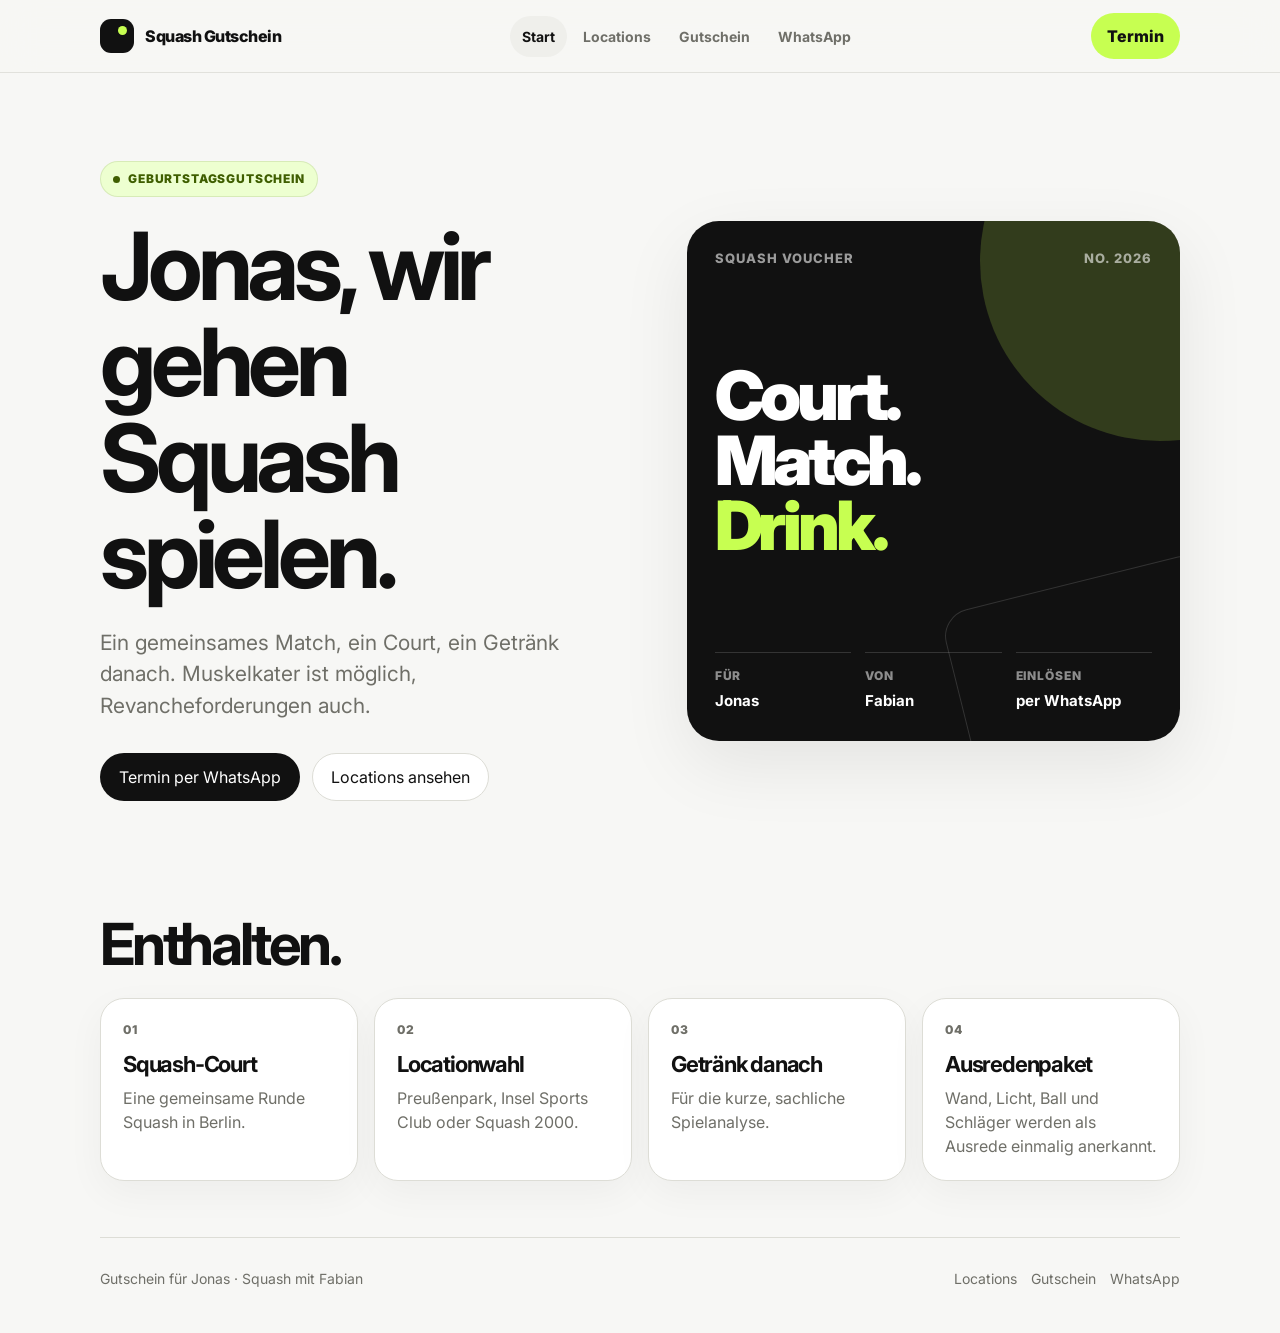
<file: index.html>
<!DOCTYPE html>
<html lang="de">
<head>
  <title>Squash-Gutschein für Jonas</title>
  <meta charset="UTF-8" />
  <meta name="viewport" content="width=device-width, initial-scale=1.0" />
  <link rel="preconnect" href="https://fonts.googleapis.com">
  <link rel="preconnect" href="https://fonts.gstatic.com" crossorigin>
  <link href="https://fonts.googleapis.com/css2?family=Inter:wght@500;650;700;800;850;900&display=swap" rel="stylesheet">
  <link rel="stylesheet" href="styles.css" />
</head>
<body data-page="home">

<header class="header">
  <nav class="nav">
    <a class="brand" href="index.html" aria-label="Startseite">
      <span class="mark"></span>
      <span>Squash Gutschein</span>
    </a>

    <div class="links">
      <a href="index.html" data-page="home">Start</a>
      <a href="locations.html" data-page="locations">Locations</a>
      <a href="voucher.html" data-page="voucher">Gutschein</a>
      <a href="contact.html" data-page="contact">WhatsApp</a>
    </div>

    <a class="cta" data-whatsapp-link target="_blank" rel="noopener">Termin</a>
  </nav>
</header>

<main>
  <section class="hero">
    <div>
      <div class="kicker">Geburtstagsgutschein</div>
      <h1>Jonas, wir gehen Squash spielen.</h1>
      <p class="lead">
        Ein gemeinsames Match, ein Court, ein Getränk danach.
        Muskelkater ist möglich, Revancheforderungen auch.
      </p>
      <div class="actions">
        <a class="button dark" data-whatsapp-link target="_blank" rel="noopener">Termin per WhatsApp</a>
        <a class="button light" href="locations.html">Locations ansehen</a>
      </div>
    </div>

    <aside class="voucher">
      <div class="voucher-top">
        <span>Squash Voucher</span>
        <span>No. 2026</span>
      </div>

      <div class="voucher-title">
        Court.<br>
        Match.<br>
        <span>Drink.</span>
      </div>

      <div class="voucher-meta">
        <div class="meta">
          <span>Für</span>
          <strong data-recipient></strong>
        </div>
        <div class="meta">
          <span>Von</span>
          <strong data-giver></strong>
        </div>
        <div class="meta">
          <span>Einlösen</span>
          <strong>per WhatsApp</strong>
        </div>
      </div>
    </aside>
  </section>

  <section class="section">
    <div class="section-head">
      <h2>Enthalten.</h2>
    </div>

    <div class="grid four">
      <article class="card compact">
        <div class="label">01</div>
        <h3>Squash-Court</h3>
        <p>Eine gemeinsame Runde Squash in Berlin.</p>
      </article>
      <article class="card compact">
        <div class="label">02</div>
        <h3>Locationwahl</h3>
        <p>Preußenpark, Insel Sports Club oder Squash 2000.</p>
      </article>
      <article class="card compact">
        <div class="label">03</div>
        <h3>Getränk danach</h3>
        <p>Für die kurze, sachliche Spielanalyse.</p>
      </article>
      <article class="card compact">
        <div class="label">04</div>
        <h3>Ausredenpaket</h3>
        <p>Wand, Licht, Ball und Schläger werden als Ausrede einmalig anerkannt.</p>
      </article>
    </div>
  </section>
</main>

<footer class="footer">
  <div>Gutschein für Jonas · Squash mit Fabian</div>
  <div class="footer-links">
    <a href="locations.html">Locations</a>
    <a href="voucher.html">Gutschein</a>
    <a data-whatsapp-link target="_blank" rel="noopener">WhatsApp</a>
  </div>
</footer>

<script src="script.js"></script>
</body>
</html>
</file>
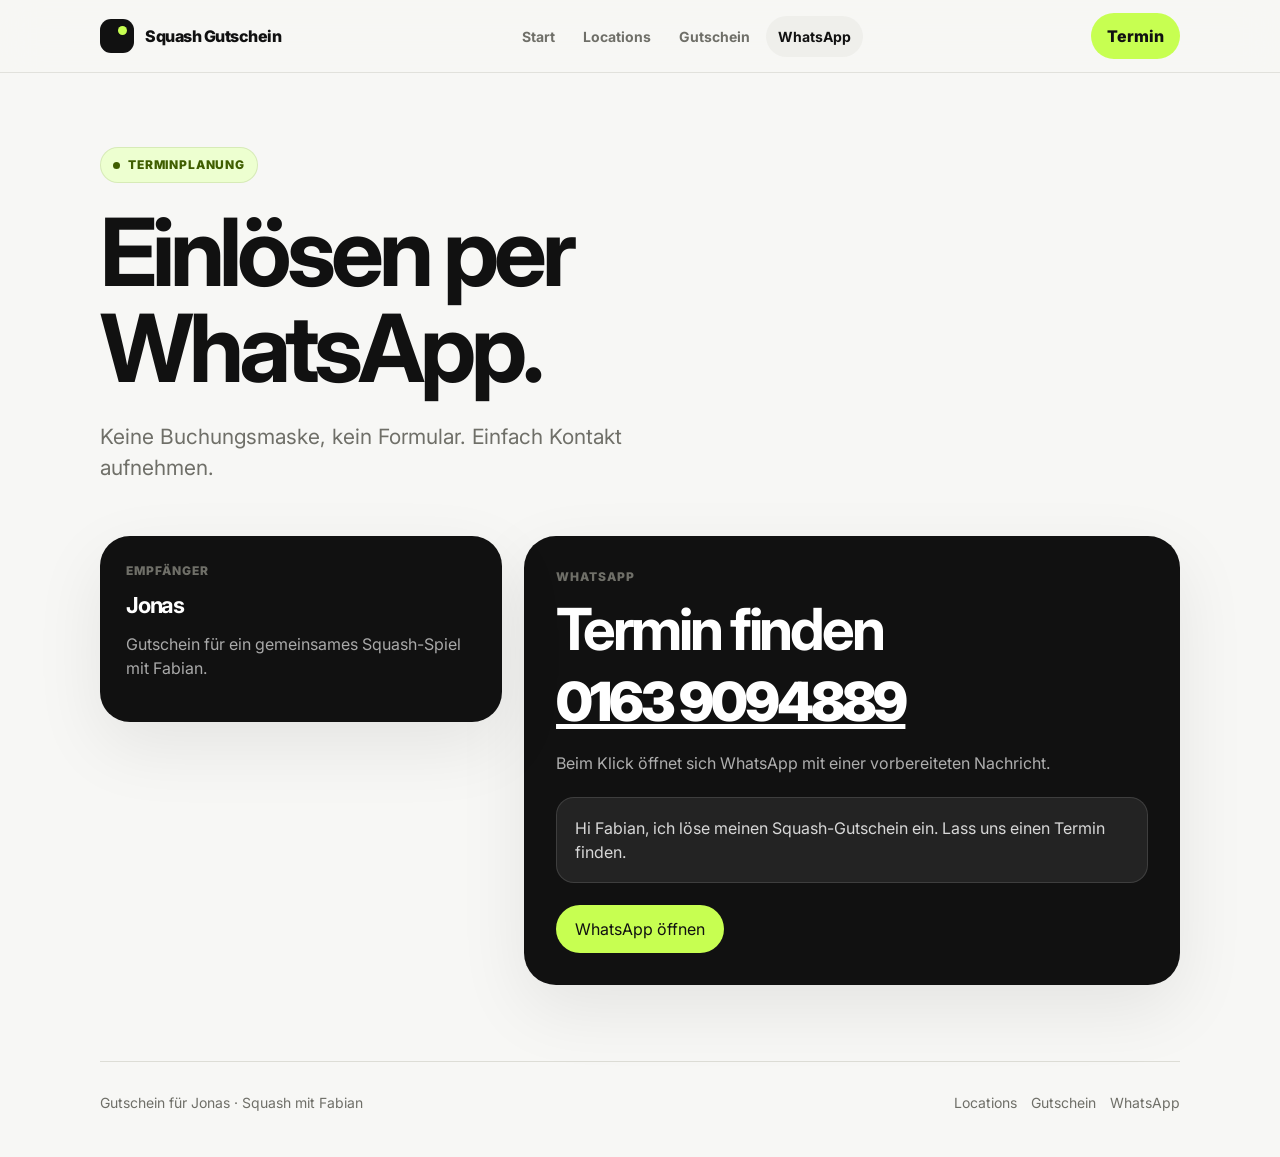
<file: contact.html>
<!DOCTYPE html>
<html lang="de">
<head>
  <title>WhatsApp · Squash-Gutschein</title>
  <meta charset="UTF-8" />
  <meta name="viewport" content="width=device-width, initial-scale=1.0" />
  <link rel="preconnect" href="https://fonts.googleapis.com">
  <link rel="preconnect" href="https://fonts.gstatic.com" crossorigin>
  <link href="https://fonts.googleapis.com/css2?family=Inter:wght@500;650;700;800;850;900&display=swap" rel="stylesheet">
  <link rel="stylesheet" href="styles.css" />
</head>
<body data-page="contact">

<header class="header">
  <nav class="nav">
    <a class="brand" href="index.html" aria-label="Startseite">
      <span class="mark"></span>
      <span>Squash Gutschein</span>
    </a>

    <div class="links">
      <a href="index.html" data-page="home">Start</a>
      <a href="locations.html" data-page="locations">Locations</a>
      <a href="voucher.html" data-page="voucher">Gutschein</a>
      <a href="contact.html" data-page="contact">WhatsApp</a>
    </div>

    <a class="cta" data-whatsapp-link target="_blank" rel="noopener">Termin</a>
  </nav>
</header>

<main>
  <section class="page-hero">
    <div class="kicker">Terminplanung</div>
    <h1>Einlösen per WhatsApp.</h1>
    <p class="lead">Keine Buchungsmaske, kein Formular. Einfach Kontakt aufnehmen.</p>
  </section>

  <section class="layout">
    <aside class="sidebar">
      <div class="label">Empfänger</div>
      <h3 data-recipient></h3>
      <p>Gutschein für ein gemeinsames Squash-Spiel mit <span data-giver></span>.</p>
    </aside>

    <div class="whatsapp-box">
      <div class="label">WhatsApp</div>
      <h2>Termin finden</h2>
      <a class="whatsapp-number" data-whatsapp-link target="_blank" rel="noopener" data-whatsapp-display></a>
      <p>Beim Klick öffnet sich WhatsApp mit einer vorbereiteten Nachricht.</p>

      <div class="message-preview" data-message></div>

      <a class="button accent" data-whatsapp-link target="_blank" rel="noopener">WhatsApp öffnen</a>
    </div>
  </section>
</main>

<footer class="footer">
  <div>Gutschein für Jonas · Squash mit Fabian</div>
  <div class="footer-links">
    <a href="locations.html">Locations</a>
    <a href="voucher.html">Gutschein</a>
    <a data-whatsapp-link target="_blank" rel="noopener">WhatsApp</a>
  </div>
</footer>

<script src="script.js"></script>
</body>
</html>
</file>
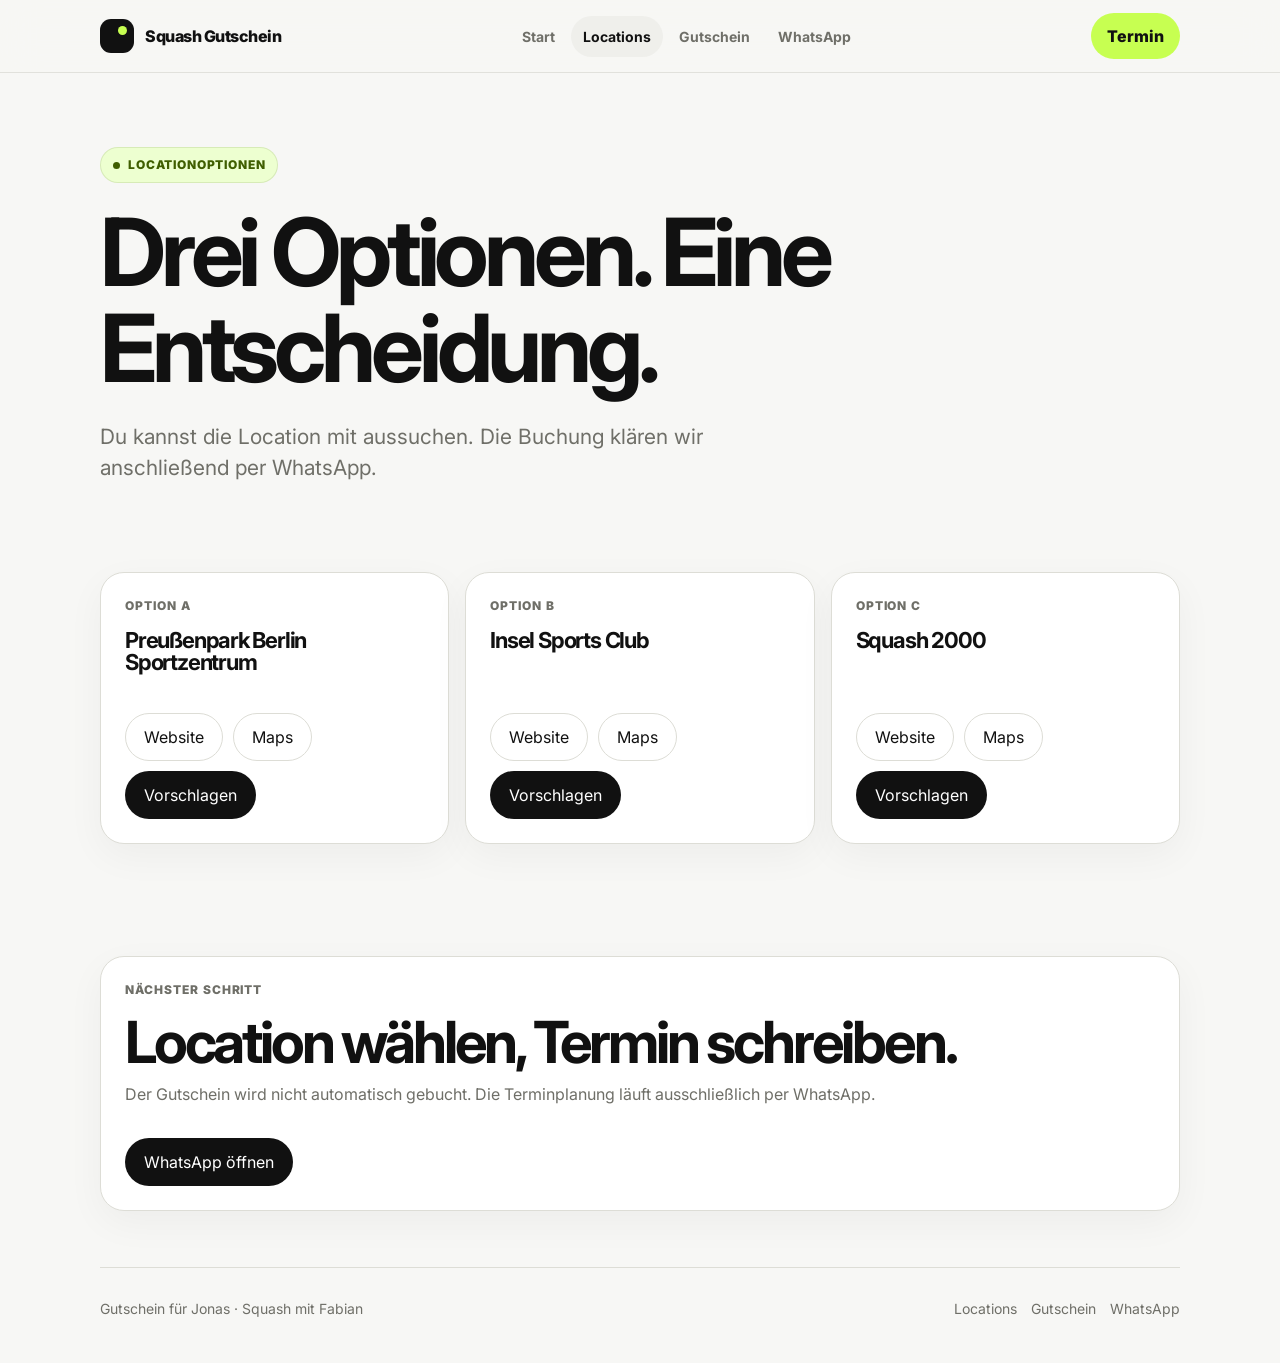
<file: locations.html>
<!DOCTYPE html>
<html lang="de">
<head>
  <title>Locations · Squash-Gutschein</title>
  <meta charset="UTF-8" />
  <meta name="viewport" content="width=device-width, initial-scale=1.0" />
  <link rel="preconnect" href="https://fonts.googleapis.com">
  <link rel="preconnect" href="https://fonts.gstatic.com" crossorigin>
  <link href="https://fonts.googleapis.com/css2?family=Inter:wght@500;650;700;800;850;900&display=swap" rel="stylesheet">
  <link rel="stylesheet" href="styles.css" />
</head>
<body data-page="locations">

<header class="header">
  <nav class="nav">
    <a class="brand" href="index.html" aria-label="Startseite">
      <span class="mark"></span>
      <span>Squash Gutschein</span>
    </a>

    <div class="links">
      <a href="index.html" data-page="home">Start</a>
      <a href="locations.html" data-page="locations">Locations</a>
      <a href="voucher.html" data-page="voucher">Gutschein</a>
      <a href="contact.html" data-page="contact">WhatsApp</a>
    </div>

    <a class="cta" data-whatsapp-link target="_blank" rel="noopener">Termin</a>
  </nav>
</header>

<main>
  <section class="page-hero">
    <div class="kicker">Locationoptionen</div>
    <h1>Drei Optionen. Eine Entscheidung.</h1>
    <p class="lead">Du kannst die Location mit aussuchen. Die Buchung klären wir anschließend per WhatsApp.</p>
  </section>

  <section class="section">
    <div class="grid three">
      <article class="card location-card">
        <div class="location-top">
          <div class="label">Option A</div>
          <h3>Preußenpark Berlin Sportzentrum</h3>
        </div>
        <div class="location-actions">
          <a class="button light" href="https://www.preussenpark-berlin.de/squash-3/" target="_blank" rel="noopener">Website</a>
          <a class="button light" href="https://www.google.com/maps/search/?api=1&query=Preu%C3%9Fenpark%20Berlin%20Sportzentrum%20Squash" target="_blank" rel="noopener">Maps</a>
          <a class="button dark" data-whatsapp-link data-location="Preußenpark Berlin Sportzentrum" target="_blank" rel="noopener">Vorschlagen</a>
        </div>
      </article>

      <article class="card location-card">
        <div class="location-top">
          <div class="label">Option B</div>
          <h3>Insel Sports Club</h3>
        </div>
        <div class="location-actions">
          <a class="button light" href="https://insel-sports-club.de/squash-und-basketball/" target="_blank" rel="noopener">Website</a>
          <a class="button light" href="https://www.google.com/maps/search/?api=1&query=Insel%20Sports%20Club%20Berlin%20Squash" target="_blank" rel="noopener">Maps</a>
          <a class="button dark" data-whatsapp-link data-location="Insel Sports Club" target="_blank" rel="noopener">Vorschlagen</a>
        </div>
      </article>

      <article class="card location-card">
        <div class="location-top">
          <div class="label">Option C</div>
          <h3>Squash 2000</h3>
        </div>
        <div class="location-actions">
          <a class="button light" href="https://squash2000.de/" target="_blank" rel="noopener">Website</a>
          <a class="button light" href="https://www.google.com/maps/search/?api=1&query=Squash%202000%20Berlin" target="_blank" rel="noopener">Maps</a>
          <a class="button dark" data-whatsapp-link data-location="Squash 2000" target="_blank" rel="noopener">Vorschlagen</a>
        </div>
      </article>
    </div>
  </section>

  <section class="section">
    <div class="card">
      <div class="label">Nächster Schritt</div>
      <h2>Location wählen, Termin schreiben.</h2>
      <p>Der Gutschein wird nicht automatisch gebucht. Die Terminplanung läuft ausschließlich per WhatsApp.</p>
      <div class="actions">
        <a class="button dark" data-whatsapp-link target="_blank" rel="noopener">WhatsApp öffnen</a>
      </div>
    </div>
  </section>
</main>

<footer class="footer">
  <div>Gutschein für Jonas · Squash mit Fabian</div>
  <div class="footer-links">
    <a href="locations.html">Locations</a>
    <a href="voucher.html">Gutschein</a>
    <a data-whatsapp-link target="_blank" rel="noopener">WhatsApp</a>
  </div>
</footer>

<script src="script.js"></script>
</body>
</html>
</file>
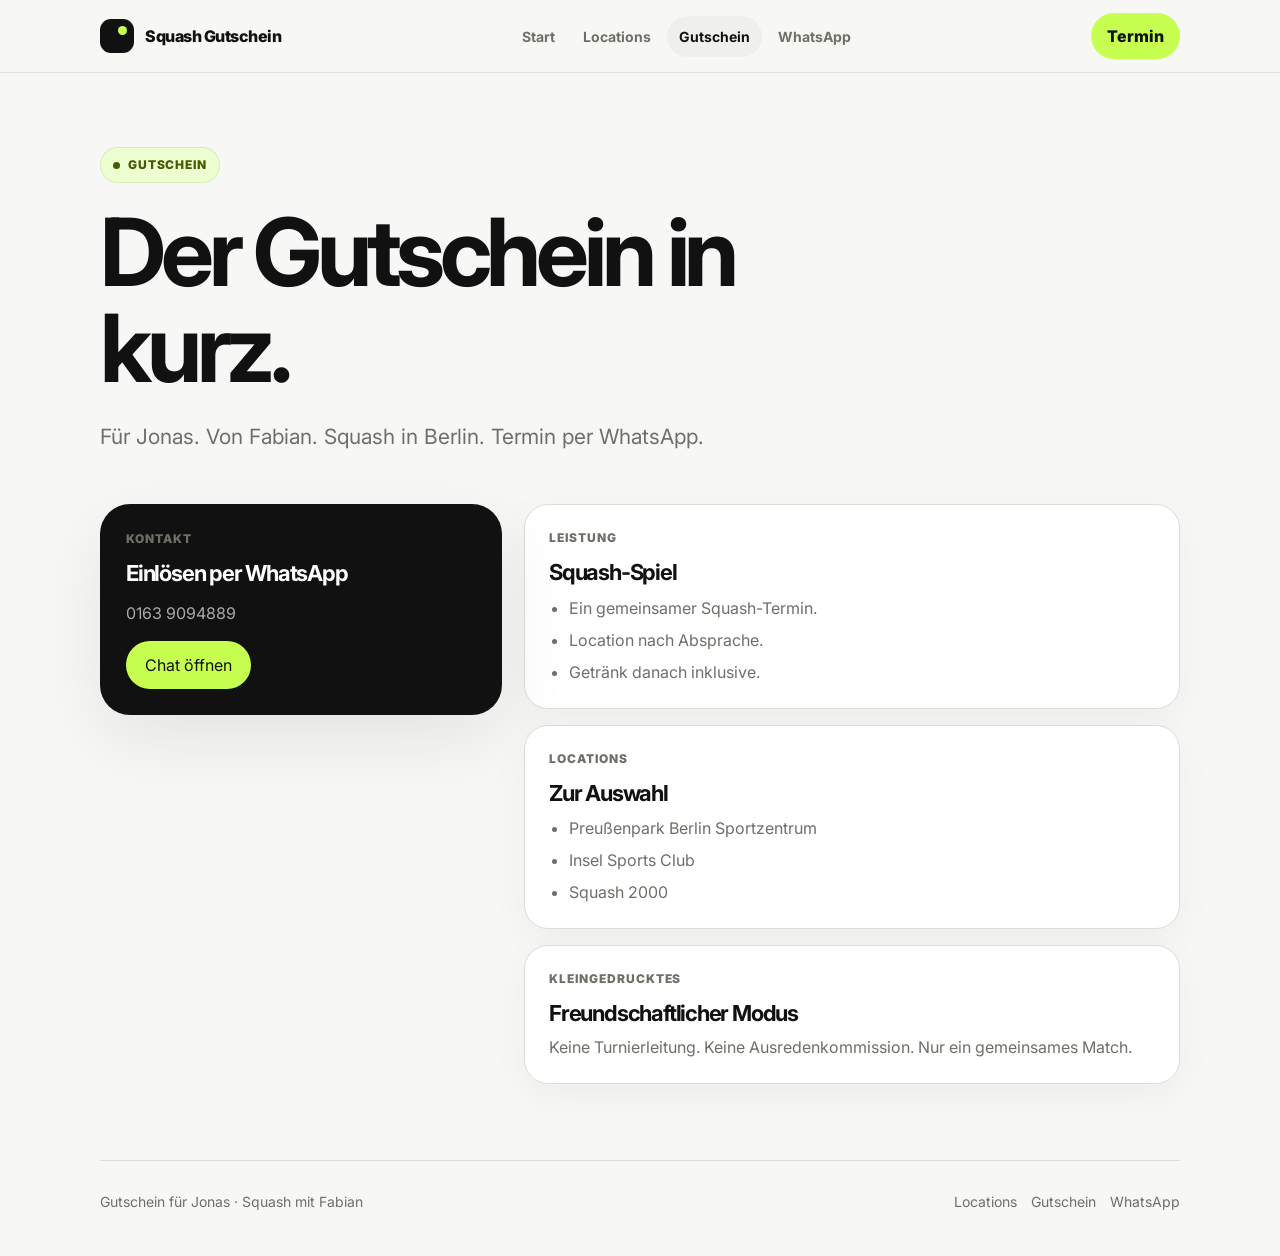
<file: voucher.html>
<!DOCTYPE html>
<html lang="de">
<head>
  <title>Gutschein · Squash-Gutschein</title>
  <meta charset="UTF-8" />
  <meta name="viewport" content="width=device-width, initial-scale=1.0" />
  <link rel="preconnect" href="https://fonts.googleapis.com">
  <link rel="preconnect" href="https://fonts.gstatic.com" crossorigin>
  <link href="https://fonts.googleapis.com/css2?family=Inter:wght@500;650;700;800;850;900&display=swap" rel="stylesheet">
  <link rel="stylesheet" href="styles.css" />
</head>
<body data-page="voucher">

<header class="header">
  <nav class="nav">
    <a class="brand" href="index.html" aria-label="Startseite">
      <span class="mark"></span>
      <span>Squash Gutschein</span>
    </a>

    <div class="links">
      <a href="index.html" data-page="home">Start</a>
      <a href="locations.html" data-page="locations">Locations</a>
      <a href="voucher.html" data-page="voucher">Gutschein</a>
      <a href="contact.html" data-page="contact">WhatsApp</a>
    </div>

    <a class="cta" data-whatsapp-link target="_blank" rel="noopener">Termin</a>
  </nav>
</header>

<main>
  <section class="page-hero">
    <div class="kicker">Gutschein</div>
    <h1>Der Gutschein in kurz.</h1>
    <p class="lead">Für Jonas. Von Fabian. Squash in Berlin. Termin per WhatsApp.</p>
  </section>

  <section class="layout">
    <aside class="sidebar">
      <div class="label">Kontakt</div>
      <h3>Einlösen per WhatsApp</h3>
      <p data-whatsapp-display></p>
      <a class="button accent" data-whatsapp-link target="_blank" rel="noopener">Chat öffnen</a>
    </aside>

    <div class="stack">
      <article class="card">
        <div class="label">Leistung</div>
        <h3>Squash-Spiel</h3>
        <ul class="clean-list">
          <li>Ein gemeinsamer Squash-Termin.</li>
          <li>Location nach Absprache.</li>
          <li>Getränk danach inklusive.</li>
        </ul>
      </article>

      <article class="card">
        <div class="label">Locations</div>
        <h3>Zur Auswahl</h3>
        <ul class="clean-list">
          <li>Preußenpark Berlin Sportzentrum</li>
          <li>Insel Sports Club</li>
          <li>Squash 2000</li>
        </ul>
      </article>

      <article class="card">
        <div class="label">Kleingedrucktes</div>
        <h3>Freundschaftlicher Modus</h3>
        <p>Keine Turnierleitung. Keine Ausredenkommission. Nur ein gemeinsames Match.</p>
      </article>
    </div>
  </section>
</main>

<footer class="footer">
  <div>Gutschein für Jonas · Squash mit Fabian</div>
  <div class="footer-links">
    <a href="locations.html">Locations</a>
    <a href="voucher.html">Gutschein</a>
    <a data-whatsapp-link target="_blank" rel="noopener">WhatsApp</a>
  </div>
</footer>

<script src="script.js"></script>
</body>
</html>
</file>
<file: styles.css>
:root {
  --bg: #f7f7f5;
  --surface: #ffffff;
  --surface-2: #efefeb;
  --ink: #111111;
  --muted: #6f6f68;
  --line: #ddddd6;
  --accent: #c7ff51;
  --accent-soft: #edffd0;
  --radius: 24px;
  --radius-sm: 14px;
  --shadow: 0 24px 70px rgba(17, 17, 17, .08);
  --max: 1080px;
}

* {
  box-sizing: border-box;
}

html {
  scroll-behavior: smooth;
}

body {
  margin: 0;
  font-family: Inter, ui-sans-serif, system-ui, -apple-system, BlinkMacSystemFont, "Segoe UI", sans-serif;
  color: var(--ink);
  background: var(--bg);
  line-height: 1.5;
}

a {
  color: inherit;
}

.header {
  position: sticky;
  top: 0;
  z-index: 20;
  background: rgba(247, 247, 245, .82);
  backdrop-filter: blur(18px);
  border-bottom: 1px solid rgba(221, 221, 214, .8);
}

.nav {
  width: min(var(--max), calc(100% - 40px));
  height: 72px;
  margin: 0 auto;
  display: flex;
  justify-content: space-between;
  align-items: center;
  gap: 16px;
}

.brand {
  display: inline-flex;
  align-items: center;
  gap: 11px;
  text-decoration: none;
  font-weight: 820;
  letter-spacing: -.03em;
}

.mark {
  width: 34px;
  height: 34px;
  border-radius: 11px;
  background: var(--ink);
  position: relative;
}

.mark::after {
  content: "";
  position: absolute;
  right: 7px;
  top: 7px;
  width: 9px;
  height: 9px;
  border-radius: 50%;
  background: var(--accent);
}

.links {
  display: flex;
  align-items: center;
  gap: 4px;
}

.links a {
  text-decoration: none;
  color: var(--muted);
  font-size: 14px;
  font-weight: 700;
  padding: 10px 12px;
  border-radius: 999px;
}

.links a:hover,
.links a.active {
  color: var(--ink);
  background: var(--surface-2);
}

.cta {
  text-decoration: none;
  color: var(--ink);
  background: var(--accent);
  font-weight: 820;
  padding: 11px 16px;
  border-radius: 999px;
}

main {
  width: min(var(--max), calc(100% - 40px));
  margin: 0 auto;
}

.hero {
  padding: 88px 0 58px;
  display: grid;
  grid-template-columns: 1.04fr .96fr;
  gap: 52px;
  align-items: center;
}

.kicker {
  display: inline-flex;
  align-items: center;
  gap: 8px;
  color: #3f5e00;
  background: var(--accent-soft);
  border: 1px solid rgba(63, 94, 0, .12);
  padding: 8px 12px;
  border-radius: 999px;
  font-size: 12px;
  font-weight: 850;
  text-transform: uppercase;
  letter-spacing: .07em;
}

.kicker::before {
  content: "";
  width: 7px;
  height: 7px;
  background: #3f5e00;
  border-radius: 50%;
}

h1,
h2,
h3 {
  margin: 0;
  letter-spacing: -.055em;
  line-height: 1.02;
}

h1 {
  margin-top: 22px;
  font-size: clamp(48px, 8vw, 94px);
  max-width: 780px;
}

h2 {
  font-size: clamp(34px, 5vw, 58px);
}

h3 {
  font-size: 22px;
}

.lead {
  margin: 24px 0 0;
  max-width: 620px;
  color: var(--muted);
  font-size: clamp(18px, 2vw, 21px);
}

.actions {
  display: flex;
  gap: 12px;
  flex-wrap: wrap;
  margin-top: 32px;
}

.button {
  display: inline-flex;
  min-height: 48px;
  align-items: center;
  justify-content: center;
  padding: 0 18px;
  border-radius: 999px;
  border: 1px solid transparent;
  text-decoration: none;
  font-weight: 820;
  cursor: pointer;
  font: inherit;
}

.button.dark {
  background: var(--ink);
  color: white;
}

.button.light {
  background: var(--surface);
  border-color: var(--line);
  color: var(--ink);
}

.button.accent {
  background: var(--accent);
  color: var(--ink);
}

.voucher {
  background: var(--ink);
  color: white;
  border-radius: 32px;
  min-height: 520px;
  padding: 28px;
  box-shadow: var(--shadow);
  display: flex;
  flex-direction: column;
  justify-content: space-between;
  position: relative;
  overflow: hidden;
}

.voucher::before {
  content: "";
  position: absolute;
  inset: -140px -160px auto auto;
  width: 360px;
  height: 360px;
  border-radius: 50%;
  background: rgba(199, 255, 81, .18);
}

.voucher::after {
  content: "";
  position: absolute;
  right: -60px;
  bottom: -110px;
  width: 270px;
  height: 270px;
  border: 1px solid rgba(255,255,255,.14);
  border-radius: 28px;
  transform: rotate(-14deg);
}

.voucher > * {
  position: relative;
  z-index: 2;
}

.voucher-top {
  display: flex;
  justify-content: space-between;
  gap: 18px;
  color: rgba(255,255,255,.58);
  font-size: 13px;
  font-weight: 800;
  text-transform: uppercase;
  letter-spacing: .08em;
}

.voucher-title {
  font-size: clamp(42px, 6vw, 68px);
  line-height: .96;
  letter-spacing: -.06em;
  font-weight: 880;
}

.voucher-title span {
  color: var(--accent);
}

.voucher-meta {
  display: grid;
  grid-template-columns: repeat(3, 1fr);
  gap: 14px;
}

.meta {
  border-top: 1px solid rgba(255,255,255,.15);
  padding-top: 14px;
}

.meta span {
  display: block;
  color: rgba(255,255,255,.52);
  font-size: 12px;
  font-weight: 850;
  text-transform: uppercase;
  letter-spacing: .08em;
}

.meta strong {
  display: block;
  margin-top: 5px;
  font-size: 15px;
}

.section {
  padding: 56px 0;
}

.section-head {
  display: flex;
  justify-content: space-between;
  align-items: end;
  gap: 24px;
  margin-bottom: 24px;
}

.section-head p {
  margin: 0;
  color: var(--muted);
  max-width: 460px;
}

.grid {
  display: grid;
  gap: 16px;
}

.grid.three {
  grid-template-columns: repeat(3, 1fr);
}

.grid.four {
  grid-template-columns: repeat(4, 1fr);
}

.grid.two {
  grid-template-columns: repeat(2, 1fr);
}

.card {
  background: var(--surface);
  border: 1px solid var(--line);
  border-radius: var(--radius);
  padding: 24px;
  box-shadow: 0 12px 38px rgba(17, 17, 17, .045);
}

.card.compact {
  padding: 22px;
}

.card p {
  color: var(--muted);
  margin: 10px 0 0;
}

.label {
  color: var(--muted);
  font-size: 12px;
  font-weight: 850;
  text-transform: uppercase;
  letter-spacing: .08em;
  margin-bottom: 14px;
}

.location-card {
  display: grid;
  gap: 20px;
}

.location-top {
  min-height: 96px;
}

.location-actions {
  display: flex;
  gap: 10px;
  flex-wrap: wrap;
}

.page-hero {
  padding: 74px 0 32px;
}

.page-hero h1 {
  max-width: 820px;
}

.layout {
  display: grid;
  grid-template-columns: .76fr 1.24fr;
  gap: 22px;
  align-items: start;
  padding: 20px 0 76px;
}

.sidebar {
  position: sticky;
  top: 96px;
  background: var(--ink);
  color: white;
  border-radius: 30px;
  padding: 26px;
  box-shadow: var(--shadow);
}

.sidebar p {
  color: rgba(255,255,255,.64);
}

.stack {
  display: grid;
  gap: 16px;
}

.clean-list {
  margin: 12px 0 0;
  padding-left: 20px;
  color: var(--muted);
}

.clean-list li + li {
  margin-top: 8px;
}

.whatsapp-box {
  background: var(--ink);
  color: white;
  border-radius: 32px;
  padding: 32px;
  box-shadow: var(--shadow);
}

.whatsapp-box p {
  color: rgba(255,255,255,.66);
}

.whatsapp-number {
  display: inline-flex;
  margin: 16px 0 6px;
  font-size: clamp(28px, 5vw, 54px);
  letter-spacing: -.055em;
  line-height: 1;
  font-weight: 880;
}

.message-preview {
  background: rgba(255,255,255,.08);
  border: 1px solid rgba(255,255,255,.12);
  border-radius: 18px;
  padding: 18px;
  margin: 22px 0;
  color: rgba(255,255,255,.82);
}

.footer {
  width: min(var(--max), calc(100% - 40px));
  margin: 0 auto;
  border-top: 1px solid var(--line);
  padding: 30px 0 44px;
  display: flex;
  justify-content: space-between;
  gap: 16px;
  flex-wrap: wrap;
  color: var(--muted);
  font-size: 14px;
}

.footer a {
  color: var(--muted);
  text-decoration: none;
}

.footer a:hover {
  color: var(--ink);
}

.footer-links {
  display: flex;
  gap: 14px;
}

@media print {
  .header,
  .footer,
  .actions,
  .button.print-hide {
    display: none !important;
  }

  body {
    background: white;
  }

  main {
    width: 100%;
  }

  .hero {
    padding: 0;
    grid-template-columns: 1fr;
  }

  .voucher {
    color-adjust: exact;
    -webkit-print-color-adjust: exact;
    print-color-adjust: exact;
  }
}

@media (max-width: 880px) {
  .hero,
  .layout,
  .grid.two,
  .grid.three,
  .grid.four {
    grid-template-columns: 1fr;
  }

  .links {
    display: none;
  }

  .nav {
    height: 66px;
  }

  .hero {
    padding-top: 52px;
    gap: 28px;
  }

  .voucher {
    min-height: 440px;
  }

  .voucher-meta {
    grid-template-columns: 1fr;
  }

  .section-head {
    align-items: start;
    flex-direction: column;
  }

  .sidebar {
    position: static;
  }
}
</file>
